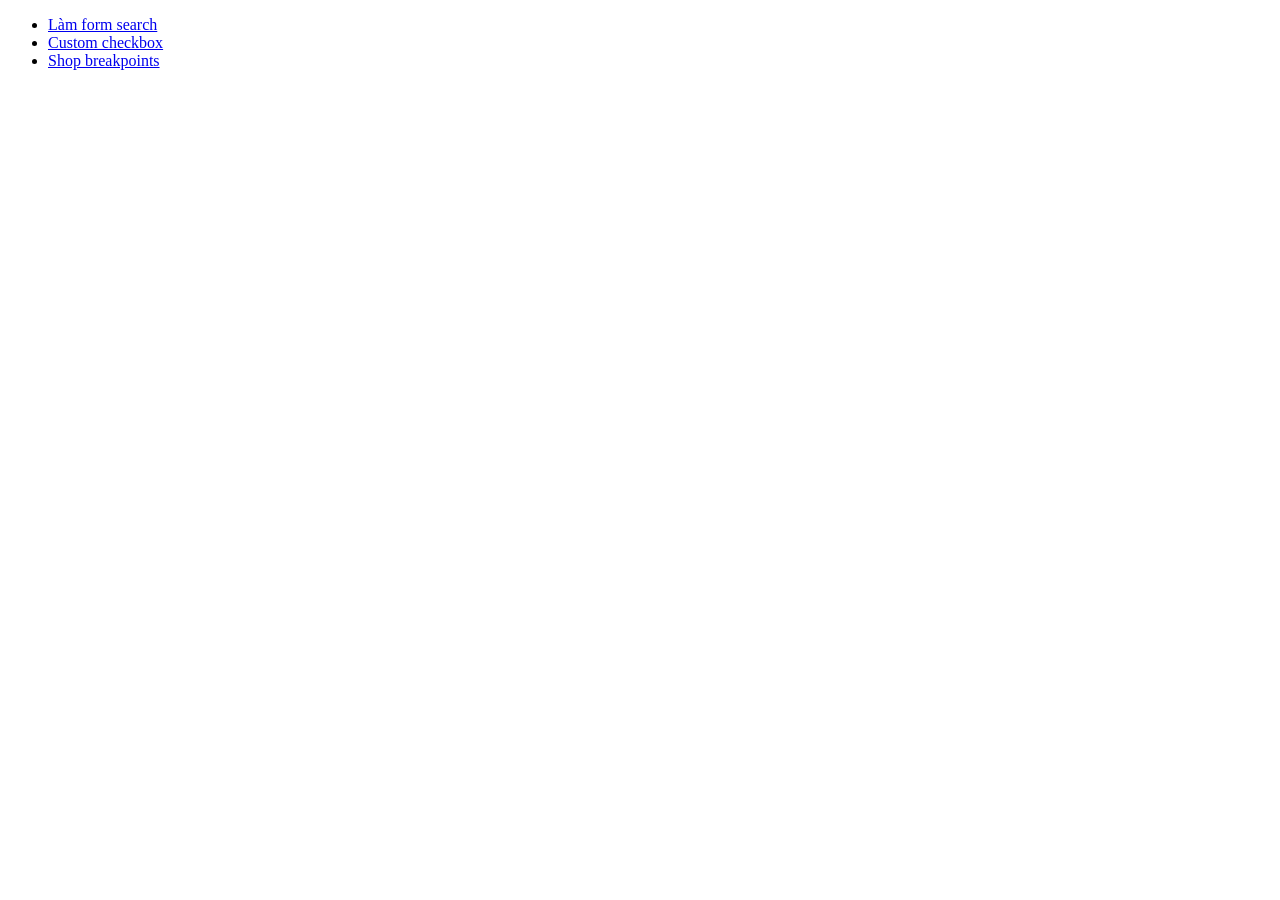
<file: index.html>
<!doctype html>
<html lang="en">
    <head>
        <meta charset="UTF-8" />
        <meta name="viewport" content="width=device-width, initial-scale=1.0" />
        <title>Document</title>
    </head>
    <body>
        <ul>
            <li>
                <a href="./courses.html">Làm form search</a>
            </li>
            <li>
                <a href="./custom-checkbox.html">Custom checkbox</a>
            </li>
            
            <li>
                <a href="./shop.html">Shop breakpoints</a>
            </li>
        </ul>
    </body>
</html>
</file>
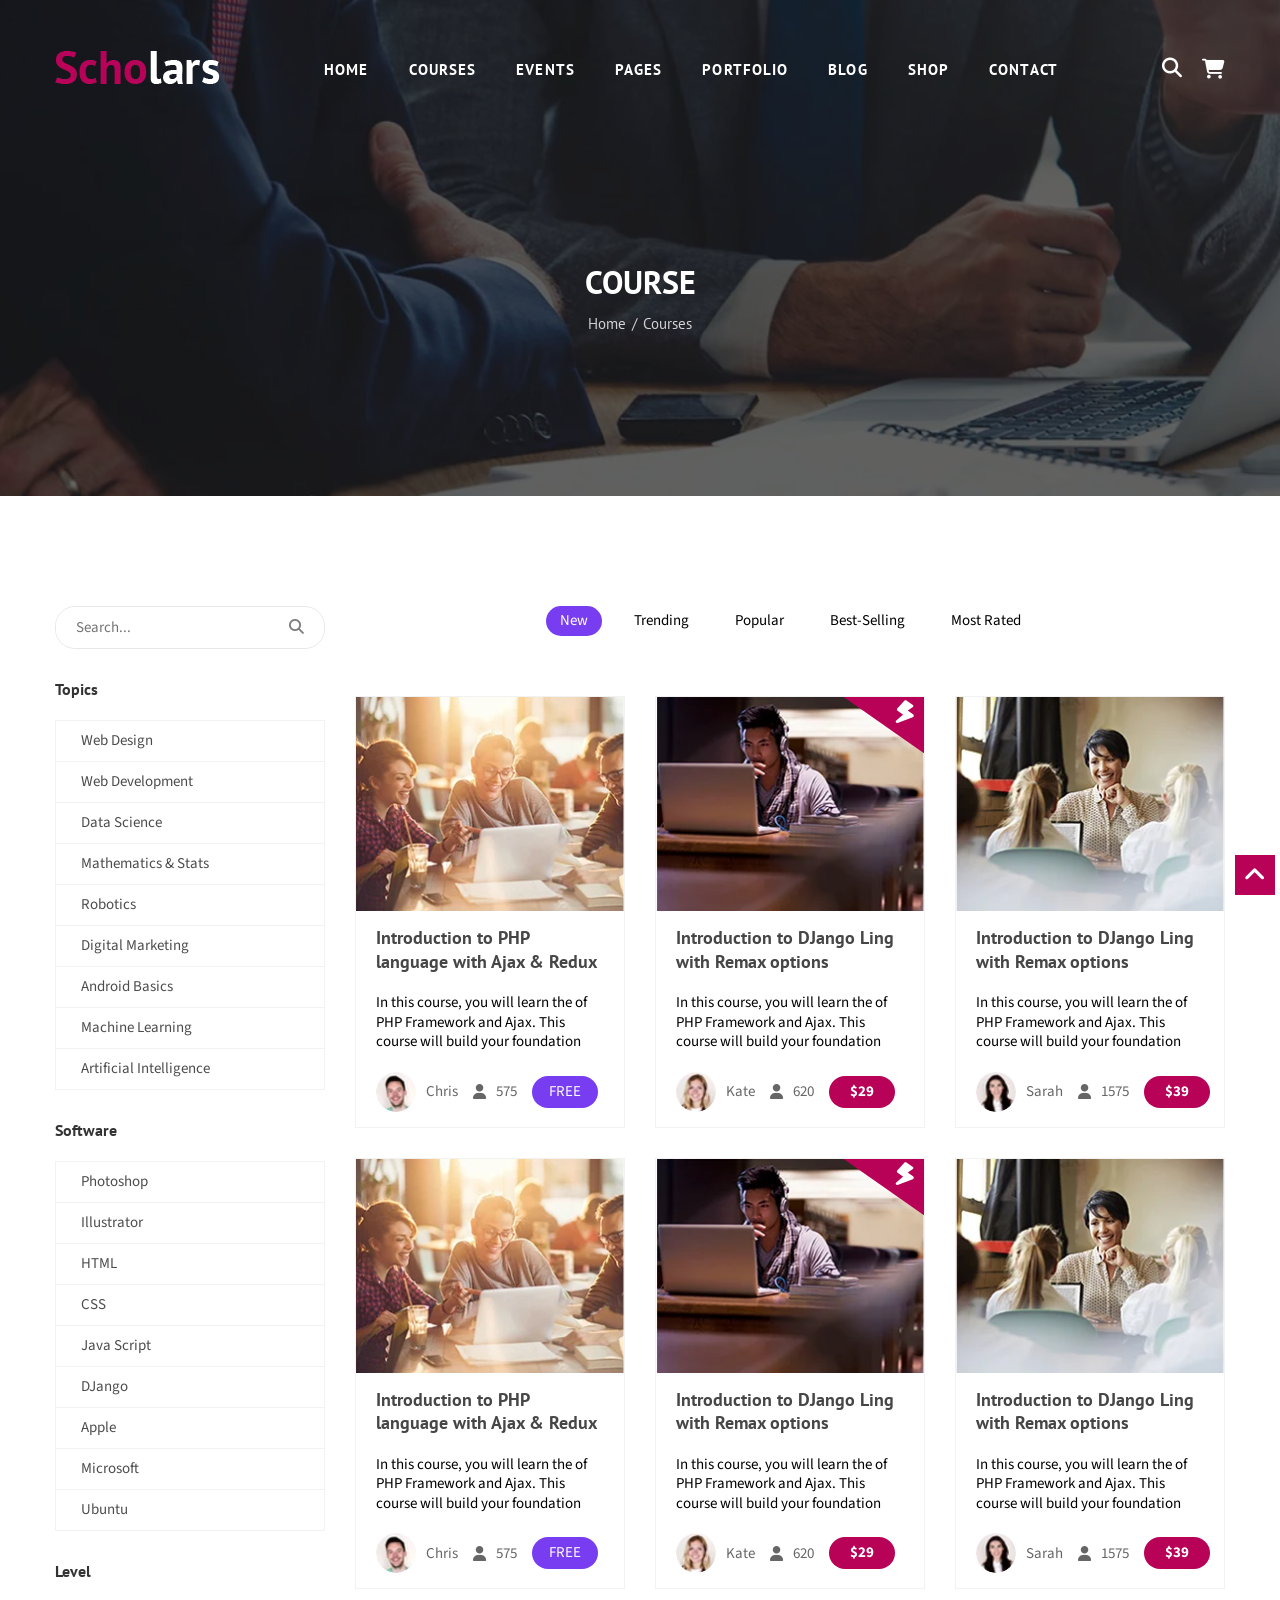
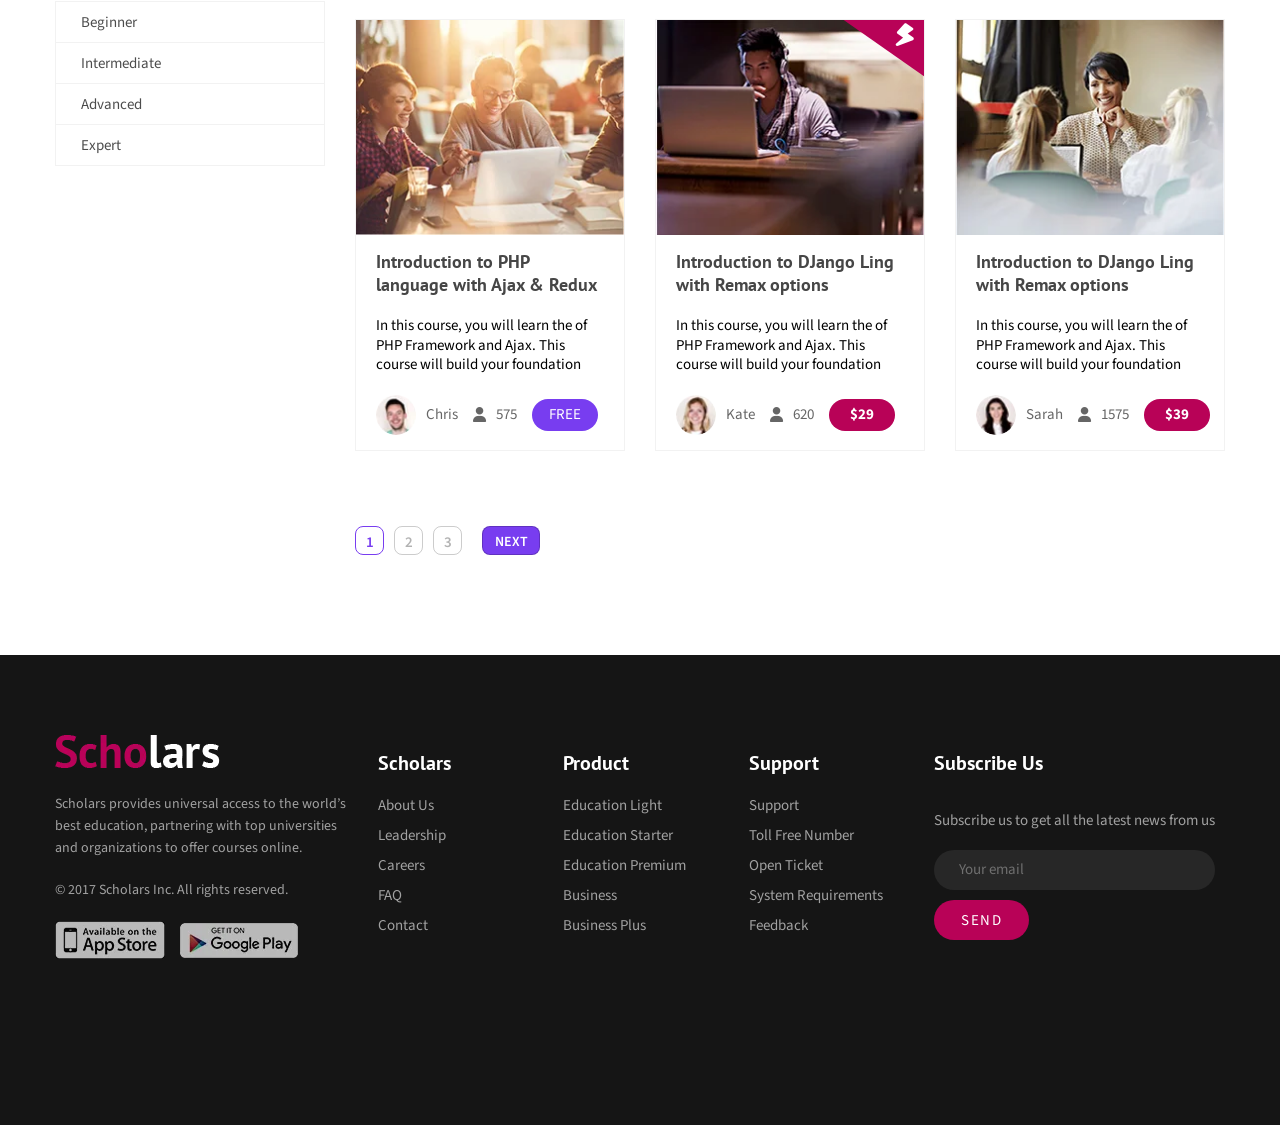
<file: courses.html>
<!doctype html>
<html lang="en">
    <head>
        <meta charset="UTF-8" />
        <meta name="viewport" content="width=device-width, initial-scale=1.0" />

        <!-- Fonts -->
        <link rel="preconnect" href="https://fonts.googleapis.com" />
        <link rel="preconnect" href="https://fonts.gstatic.com" crossorigin />
        <link
            href="https://fonts.googleapis.com/css2?family=PT+Sans:ital,wght@0,400;0,700;1,400;1,700&family=Source+Sans+3:ital,wght@0,200..900;1,200..900&display=swap"
            rel="stylesheet"
        />

        <!-- Icons -->
        <link
            rel="stylesheet"
            href="https://cdnjs.cloudflare.com/ajax/libs/font-awesome/6.7.2/css/all.min.css"
            integrity="sha512-Evv84Mr4kqVGRNSgIGL/F/aIDqQb7xQ2vcrdIwxfjThSH8CSR7PBEakCr51Ck+w+/U6swU2Im1vVX0SVk9ABhg=="
            crossorigin="anonymous"
            referrerpolicy="no-referrer"
        />

        <!-- CSS -->
        <link rel="stylesheet" href="./css/reset.css" />
        <link rel="stylesheet" href="./css/styles.css" />

        <title>Scholars - Education, University & LMS HTML Template</title>
    </head>
    <body class="courses-page">
        <div class="wrapper">
            <!-- Start Header wrapper -->
            <div class="header-wrapper">
                <div class="inner">
                    <div class="container header-container">
                        <!-- Start Header -->
                        <div class="header">
                            <a href="">
                                <img
                                    src="./img/img-logo.webp"
                                    alt=""
                                    class="logo"
                                />
                            </a>

                            <!-- Start navigation -->
                            <ul class="nav">
                                <li>
                                    <a href="">Home</a>
                                    <ul class="submenu">
                                        <li><a href="">Home version one</a></li>
                                        <li><a href="">Home version Two</a></li>
                                        <li>
                                            <a href="">Home video background</a>
                                        </li>
                                    </ul>
                                </li>
                                <li>
                                    <a href="">COURSES</a>
                                    <ul class="submenu">
                                        <li><a href="">Course 2 Column</a></li>
                                        <li>
                                            <a href="./courses.html"
                                                >Course 3 Column</a
                                            >
                                        </li>
                                        <li><a href="">Course Details</a></li>
                                    </ul>
                                </li>
                                <li>
                                    <a href="">EVENTS</a>
                                    <ul class="submenu">
                                        <li><a href="">Event List</a></li>
                                        <li><a href="">Event Grid</a></li>
                                        <li><a href="">Event Single</a></li>
                                    </ul>
                                </li>
                                <li>
                                    <a href="">Pages</a>
                                    <ul class="submenu">
                                        <li><a href="">Our teachers</a></li>
                                        <li><a href="">teachers profile</a></li>
                                        <li><a href="">About Us</a></li>
                                        <li><a href="">Error page</a></li>
                                        <li><a href="">FAQ Page</a></li>
                                        <li><a href="">Login</a></li>
                                        <li><a href="">sign up</a></li>
                                    </ul>
                                </li>
                                <li>
                                    <a href="">PORTFOLIO</a>
                                    <ul class="submenu">
                                        <li>
                                            <a href="">portfolio 2 column</a>
                                        </li>
                                        <li>
                                            <a href="">portfolio 3 column</a>
                                        </li>
                                        <li>
                                            <a href="">portfolio 4 column</a>
                                        </li>
                                    </ul>
                                </li>
                                <li>
                                    <a href="">BLOG</a>
                                    <ul class="submenu">
                                        <li><a href="">Blog</a></li>
                                        <li><a href="">Blog details</a></li>
                                    </ul>
                                </li>
                                <li>
                                    <a href="">SHOP</a>
                                    <ul class="submenu">
                                        <li>
                                            <a href="./shop.html">Shop Page</a>
                                        </li>
                                        <li><a href="">Shop Details</a></li>
                                    </ul>
                                </li>
                                <li>
                                    <a href="">Contact</a>
                                </li>
                            </ul>
                            <!-- End navigation -->

                            <div class="action-wrapper">
                                <label for="action-search" class="action-btn">
                                    <i class="fa-solid fa-magnifying-glass"></i>
                                </label>

                                <input
                                    type="checkbox"
                                    id="action-search"
                                    class="checkbox"
                                    hidden
                                />
                                <label
                                    class="overlay"
                                    for="action-search"
                                ></label>

                                <div class="action-search-group">
                                    <input
                                        type="text"
                                        placeholder="Search..."
                                        class="action-search__input"
                                    />
                                    <button class="action-search__btn">
                                        <i
                                            class="fa-solid fa-magnifying-glass sear"
                                        >
                                        </i>
                                    </button>
                                </div>

                                <button class="action-btn">
                                    <i class="fa-solid fa-cart-shopping"></i>
                                </button>
                            </div>
                        </div>
                        <!-- End Header -->

                        <div class="header-content">
                            <h1 class="heading">COURSE</h1>
                            <ul class="breadcrumb">
                                <li><a href="">Home</a></li>
                                <li><a href="">Courses</a></li>
                            </ul>
                        </div>
                    </div>
                </div>
            </div>
            <!-- End Header wrapper -->

            <!-- Start main -->
            <div class="main">
                <div class="container">
                    <div class="inner">
                        <!-- Start Sidebar -->
                        <div class="sidebar">
                            <!-- Search form -->
                            <div class="search-form">
                                <input
                                    type="text"
                                    placeholder="Search..."
                                    class="search-input"
                                />
                                <button class="search-btn">
                                    <i
                                        class="fa-solid fa-magnifying-glass sear"
                                    >
                                    </i>
                                </button>
                            </div>

                            <!-- Menu -->
                            <h2 class="menu-title">Topics</h2>
                            <ul class="menu">
                                <li><a href="">Web Design</a></li>
                                <li><a href="">Web Development</a></li>
                                <li><a href="">Data Science</a></li>
                                <li><a href="">Mathematics & Stats</a></li>
                                <li><a href="">Robotics</a></li>
                                <li><a href="">Digital Marketing</a></li>
                                <li><a href="">Android Basics</a></li>
                                <li><a href="">Machine Learning</a></li>
                                <li><a href="">Artificial Intelligence</a></li>
                            </ul>

                            <h2 class="menu-title">Software</h2>
                            <ul class="menu">
                                <li><a href="">Photoshop</a></li>
                                <li><a href="">Illustrator</a></li>
                                <li><a href="">HTML</a></li>
                                <li><a href="">CSS</a></li>
                                <li><a href="">Java Script</a></li>
                                <li><a href="">DJango</a></li>
                                <li><a href="">Apple</a></li>
                                <li><a href="">Microsoft</a></li>
                                <li><a href="">Ubuntu</a></li>
                            </ul>

                            <h2 class="menu-title">Level</h2>
                            <ul class="menu">
                                <li><a href="">Beginner</a></li>
                                <li><a href="">Intermediate</a></li>
                                <li><a href="">Advanced</a></li>
                                <li><a href="">Expert</a></li>
                            </ul>
                        </div>
                        <!-- End Sidebar -->

                        <!-- Start Main Content -->
                        <div class="main-content">
                            <div class="topics">
                                <ul>
                                    <li class="active"><a href="">New</a></li>
                                    <li><a href="">Trending</a></li>
                                    <li><a href="">Popular</a></li>
                                    <li><a href="">Best-Selling</a></li>
                                    <li><a href="">Most Rated</a></li>
                                </ul>
                            </div>
                            <!-- Start Course List -->
                            <div class="courses-list">
                                <!-- Course item 1 -->
                                <div class="courses-item">
                                    <a href="" class="thumb-wrapper">
                                        <img
                                            src="./img/img-courses-1.webp"
                                            alt=""
                                            class="thumb"
                                        />
                                    </a>
                                    <div class="info">
                                        <h3 class="title">
                                            <a href="">
                                                Introduction to PHP language
                                                with Ajax & Redux
                                            </a>
                                        </h3>
                                        <p class="desc">
                                            In this course, you will learn the
                                            of PHP Framework and Ajax. This
                                            course will build your foundation
                                        </p>
                                        <div class="bottom">
                                            <div>
                                                <img
                                                    src="./img/avt-author-1.webp"
                                                    alt=""
                                                    class="avatar"
                                                />
                                                <span>Chris</span>
                                            </div>
                                            <div>
                                                <i class="fa-solid fa-user"></i>
                                                <span>575</span>
                                            </div>
                                            <div class="courses-btn">
                                                <a href="" class="active">
                                                    FREE
                                                </a>
                                            </div>
                                        </div>
                                    </div>
                                </div>
                                <!-- End Course item 1 -->

                                <!-- Course item 2 -->
                                <div class="courses-item">
                                    <a href="" class="thumb-wrapper">
                                        <img
                                            src="./img/img-courses-2.webp"
                                            alt=""
                                            class="thumb"
                                        />
                                    </a>
                                    <div class="info">
                                        <h3 class="title">
                                            <a href="">
                                                Introduction to DJango Ling with
                                                Remax options
                                            </a>
                                        </h3>
                                        <p class="desc">
                                            In this course, you will learn the
                                            of PHP Framework and Ajax. This
                                            course will build your foundation
                                        </p>
                                        <div class="bottom">
                                            <div>
                                                <img
                                                    src="./img/avt-author-2.webp"
                                                    alt=""
                                                    class="avatar"
                                                />
                                                <span>Kate</span>
                                            </div>
                                            <div>
                                                <i class="fa-solid fa-user"></i>
                                                <span>620</span>
                                            </div>
                                            <div class="courses-btn">
                                                <a href="" class=""> $29 </a>
                                            </div>
                                        </div>
                                    </div>
                                </div>
                                <!-- End Course item 2 -->

                                <!-- Course item 3 -->
                                <div class="courses-item">
                                    <a href="" class="thumb-wrapper">
                                        <img
                                            src="./img/img-courses-3.webp"
                                            alt=""
                                            class="thumb"
                                        />
                                    </a>
                                    <div class="info">
                                        <h3 class="title">
                                            <a href="">
                                                Introduction to DJango Ling with
                                                Remax options
                                            </a>
                                        </h3>
                                        <p class="desc">
                                            In this course, you will learn the
                                            of PHP Framework and Ajax. This
                                            course will build your foundation
                                        </p>
                                        <div class="bottom">
                                            <div>
                                                <img
                                                    src="./img/avt-author-3.webp"
                                                    alt=""
                                                    class="avatar"
                                                />
                                                <span>Sarah</span>
                                            </div>
                                            <div>
                                                <i class="fa-solid fa-user"></i>
                                                <span>1575</span>
                                            </div>
                                            <div class="courses-btn">
                                                <a href="" class=""> $39 </a>
                                            </div>
                                        </div>
                                    </div>
                                </div>
                                <!-- End Course item 3 -->

                                <!-- Course item 4 -->
                                <div class="courses-item">
                                    <a href="" class="thumb-wrapper">
                                        <img
                                            src="./img/img-courses-1.webp"
                                            alt=""
                                            class="thumb"
                                        />
                                    </a>
                                    <div class="info">
                                        <h3 class="title">
                                            <a href="">
                                                Introduction to PHP language
                                                with Ajax & Redux
                                            </a>
                                        </h3>
                                        <p class="desc">
                                            In this course, you will learn the
                                            of PHP Framework and Ajax. This
                                            course will build your foundation
                                        </p>
                                        <div class="bottom">
                                            <div>
                                                <img
                                                    src="./img/avt-author-1.webp"
                                                    alt=""
                                                    class="avatar"
                                                />
                                                <span>Chris</span>
                                            </div>
                                            <div>
                                                <i class="fa-solid fa-user"></i>
                                                <span>575</span>
                                            </div>
                                            <div class="courses-btn">
                                                <a href="" class="active">
                                                    FREE
                                                </a>
                                            </div>
                                        </div>
                                    </div>
                                </div>
                                <!-- End Course item 4 -->

                                <!-- Course item 5 -->
                                <div class="courses-item">
                                    <a href="" class="thumb-wrapper">
                                        <img
                                            src="./img/img-courses-2.webp"
                                            alt=""
                                            class="thumb"
                                        />
                                    </a>
                                    <div class="info">
                                        <h3 class="title">
                                            <a href="">
                                                Introduction to DJango Ling with
                                                Remax options
                                            </a>
                                        </h3>
                                        <p class="desc">
                                            In this course, you will learn the
                                            of PHP Framework and Ajax. This
                                            course will build your foundation
                                        </p>
                                        <div class="bottom">
                                            <div>
                                                <img
                                                    src="./img/avt-author-2.webp"
                                                    alt=""
                                                    class="avatar"
                                                />
                                                <span>Kate</span>
                                            </div>
                                            <div>
                                                <i class="fa-solid fa-user"></i>
                                                <span>620</span>
                                            </div>
                                            <div class="courses-btn">
                                                <a href="" class=""> $29 </a>
                                            </div>
                                        </div>
                                    </div>
                                </div>
                                <!-- End Course item 5 -->

                                <!-- Course item 6 -->
                                <div class="courses-item">
                                    <a href="" class="thumb-wrapper">
                                        <img
                                            src="./img/img-courses-3.webp"
                                            alt=""
                                            class="thumb"
                                        />
                                    </a>
                                    <div class="info">
                                        <h3 class="title">
                                            <a href="">
                                                Introduction to DJango Ling with
                                                Remax options
                                            </a>
                                        </h3>
                                        <p class="desc">
                                            In this course, you will learn the
                                            of PHP Framework and Ajax. This
                                            course will build your foundation
                                        </p>
                                        <div class="bottom">
                                            <div>
                                                <img
                                                    src="./img/avt-author-3.webp"
                                                    alt=""
                                                    class="avatar"
                                                />
                                                <span>Sarah</span>
                                            </div>
                                            <div>
                                                <i class="fa-solid fa-user"></i>
                                                <span>1575</span>
                                            </div>
                                            <div class="courses-btn">
                                                <a href="" class=""> $39 </a>
                                            </div>
                                        </div>
                                    </div>
                                </div>
                                <!-- End Course item 6 -->

                                <!-- Course item 7 -->
                                <div class="courses-item">
                                    <a href="" class="thumb-wrapper">
                                        <img
                                            src="./img/img-courses-1.webp"
                                            alt=""
                                            class="thumb"
                                        />
                                    </a>
                                    <div class="info">
                                        <h3 class="title">
                                            <a href="">
                                                Introduction to PHP language
                                                with Ajax & Redux
                                            </a>
                                        </h3>
                                        <p class="desc">
                                            In this course, you will learn the
                                            of PHP Framework and Ajax. This
                                            course will build your foundation
                                        </p>
                                        <div class="bottom">
                                            <div>
                                                <img
                                                    src="./img/avt-author-1.webp"
                                                    alt=""
                                                    class="avatar"
                                                />
                                                <span>Chris</span>
                                            </div>
                                            <div>
                                                <i class="fa-solid fa-user"></i>
                                                <span>575</span>
                                            </div>
                                            <div class="courses-btn">
                                                <a href="" class="active">
                                                    FREE
                                                </a>
                                            </div>
                                        </div>
                                    </div>
                                </div>
                                <!-- End Course item 7 -->

                                <!-- Course item 8 -->
                                <div class="courses-item">
                                    <a href="" class="thumb-wrapper">
                                        <img
                                            src="./img/img-courses-2.webp"
                                            alt=""
                                            class="thumb"
                                        />
                                    </a>
                                    <div class="info">
                                        <h3 class="title">
                                            <a href="">
                                                Introduction to DJango Ling with
                                                Remax options
                                            </a>
                                        </h3>
                                        <p class="desc">
                                            In this course, you will learn the
                                            of PHP Framework and Ajax. This
                                            course will build your foundation
                                        </p>
                                        <div class="bottom">
                                            <div>
                                                <img
                                                    src="./img/avt-author-2.webp"
                                                    alt=""
                                                    class="avatar"
                                                />
                                                <span>Kate</span>
                                            </div>
                                            <div>
                                                <i class="fa-solid fa-user"></i>
                                                <span>620</span>
                                            </div>
                                            <div class="courses-btn">
                                                <a href="" class=""> $29 </a>
                                            </div>
                                        </div>
                                    </div>
                                </div>
                                <!-- End Course item 8 -->

                                <!-- Course item 9 -->
                                <div class="courses-item">
                                    <a href="" class="thumb-wrapper">
                                        <img
                                            src="./img/img-courses-3.webp"
                                            alt=""
                                            class="thumb"
                                        />
                                    </a>
                                    <div class="info">
                                        <h3 class="title">
                                            <a href="">
                                                Introduction to DJango Ling with
                                                Remax options
                                            </a>
                                        </h3>
                                        <p class="desc">
                                            In this course, you will learn the
                                            of PHP Framework and Ajax. This
                                            course will build your foundation
                                        </p>
                                        <div class="bottom">
                                            <div>
                                                <img
                                                    src="./img/avt-author-3.webp"
                                                    alt=""
                                                    class="avatar"
                                                />
                                                <span>Sarah</span>
                                            </div>
                                            <div>
                                                <i class="fa-solid fa-user"></i>
                                                <span>1575</span>
                                            </div>
                                            <div class="courses-btn">
                                                <a href="" class=""> $39 </a>
                                            </div>
                                        </div>
                                    </div>
                                </div>
                                <!-- End Course item 9 -->
                            </div>
                            <!-- End Course List -->

                            <!-- Start Pagination -->
                            <div class="courses-pagination">
                                <ul class="pagination">
                                    <li><a href="" class="active">1</a></li>
                                    <li><a href="">2</a></li>
                                    <li><a href="">3</a></li>
                                    <li><a href="">Next</a></li>
                                </ul>
                            </div>
                            <!-- End Pagination -->
                        </div>
                        <!-- End Main Content -->
                    </div>
                </div>
            </div>
            <!-- End main -->

            <!-- Start footer -->
            <div class="footer-wrapper">
                <div class="container">
                    <div class="inner">
                        <!-- Start footer logo -->
                        <div class="footer-logo">
                            <a href="">
                                <img
                                    src="./img/img-logo.webp"
                                    alt=""
                                    class="logo"
                                />
                            </a>
                            <p>
                                Scholars provides universal access to the
                                world’s best education, partnering with top
                                universities and organizations to offer courses
                                online.
                            </p>
                            <p>© 2017 Scholars Inc. All rights reserved.</p>
                            <ul>
                                <li>
                                    <a href="">
                                        <img src="./img/img-IOS.webp" alt="" />
                                    </a>
                                </li>
                                <li>
                                    <a href="">
                                        <img
                                            src="./img/img-Android.webp"
                                            alt=""
                                        />
                                    </a>
                                </li>
                            </ul>
                        </div>
                        <!-- Start footer logo -->

                        <!-- Start footer list -->
                        <div class="footer-list">
                            <div class="list-item">
                                <h4 class="list-title">Scholars</h4>
                                <ul class="list">
                                    <li><a href="">About Us</a></li>
                                    <li><a href="">Leadership</a></li>
                                    <li><a href="">Careers</a></li>
                                    <li><a href="">FAQ</a></li>
                                    <li><a href="">Contact</a></li>
                                </ul>
                            </div>

                            <div class="list-item">
                                <h4 class="list-title">Product</h4>
                                <ul class="list">
                                    <li><a href="">Education Light</a></li>
                                    <li><a href="">Education Starter</a></li>
                                    <li><a href="">Education Premium</a></li>
                                    <li><a href="">Business</a></li>
                                    <li><a href="">Business Plus</a></li>
                                </ul>
                            </div>

                            <div class="list-item">
                                <h4 class="list-title">Support</h4>
                                <ul class="list">
                                    <li><a href="">Support</a></li>
                                    <li><a href="">Toll Free Number</a></li>
                                    <li><a href="">Open Ticket</a></li>
                                    <li><a href="">System Requirements</a></li>
                                    <li><a href="">Feedback</a></li>
                                </ul>
                            </div>
                        </div>

                        <!-- Start footer subscribe -->
                        <div class="footer-subs">
                            <h4 class="subs-title">Subscribe Us</h4>
                            <p>
                                Subscribe us to get all the latest news from us
                            </p>
                            <form action="" class="form-group">
                                <div class="email-input">
                                    <input
                                        type="email"
                                        placeholder=""
                                        class=""
                                    />
                                    <label for="">Your email</label>
                                </div>
                                <button class="send-btn">
                                    <span>SEND</span>
                                </button>
                            </form>
                        </div>
                        <!-- End footer list -->
                    </div>
                </div>
            </div>
            <!-- End footer -->

            <!-- Go top icon -->
            <div class="go-top">
                <i class="fa-solid fa-angle-up"></i>
            </div>
        </div>
    </body>
</html>
</file>
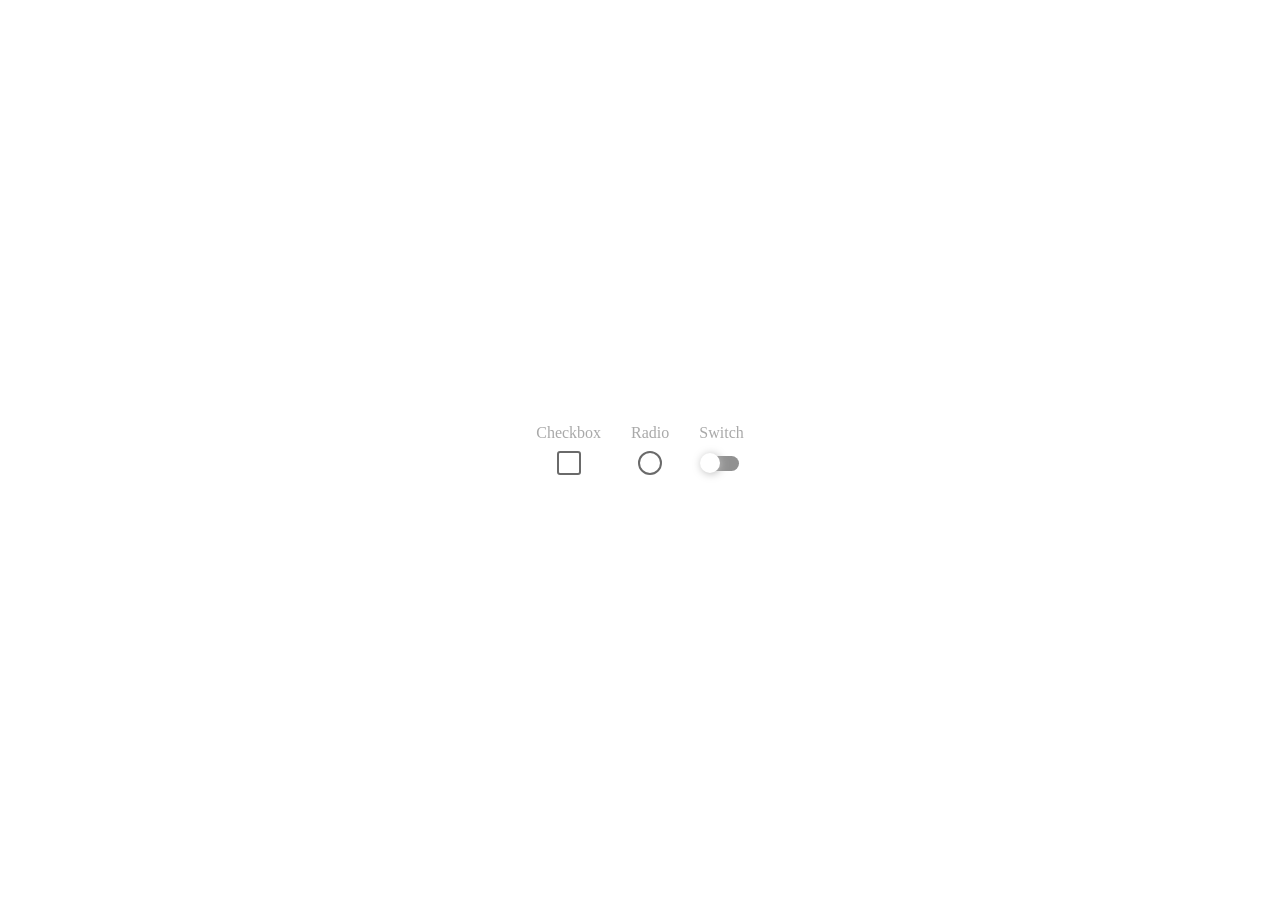
<file: custom-checkbox.html>
<!DOCTYPE html>
<html lang="en">
<head>
    <meta charset="UTF-8">
    <meta name="viewport" content="width=device-width, initial-scale=1.0">
    <title></title>

    <link rel="stylesheet" href="./css/reset.css">
    <link rel="stylesheet" href="./css/custom-checkbox.css">
</head>
<body>
    <div class="wrapper">
        <label class="checkbox">
            <input type="checkbox" hidden>
            <span>Checkbox</span>
        </label>

        <label class="radio">
            <input type="radio" hidden>
            <span>Radio</span>
        </label>

        
        <label class="switch">
            <input type="checkbox" hidden>
            <span>Switch</span>
        </label>
    </div>
</body>
</html>
</file>
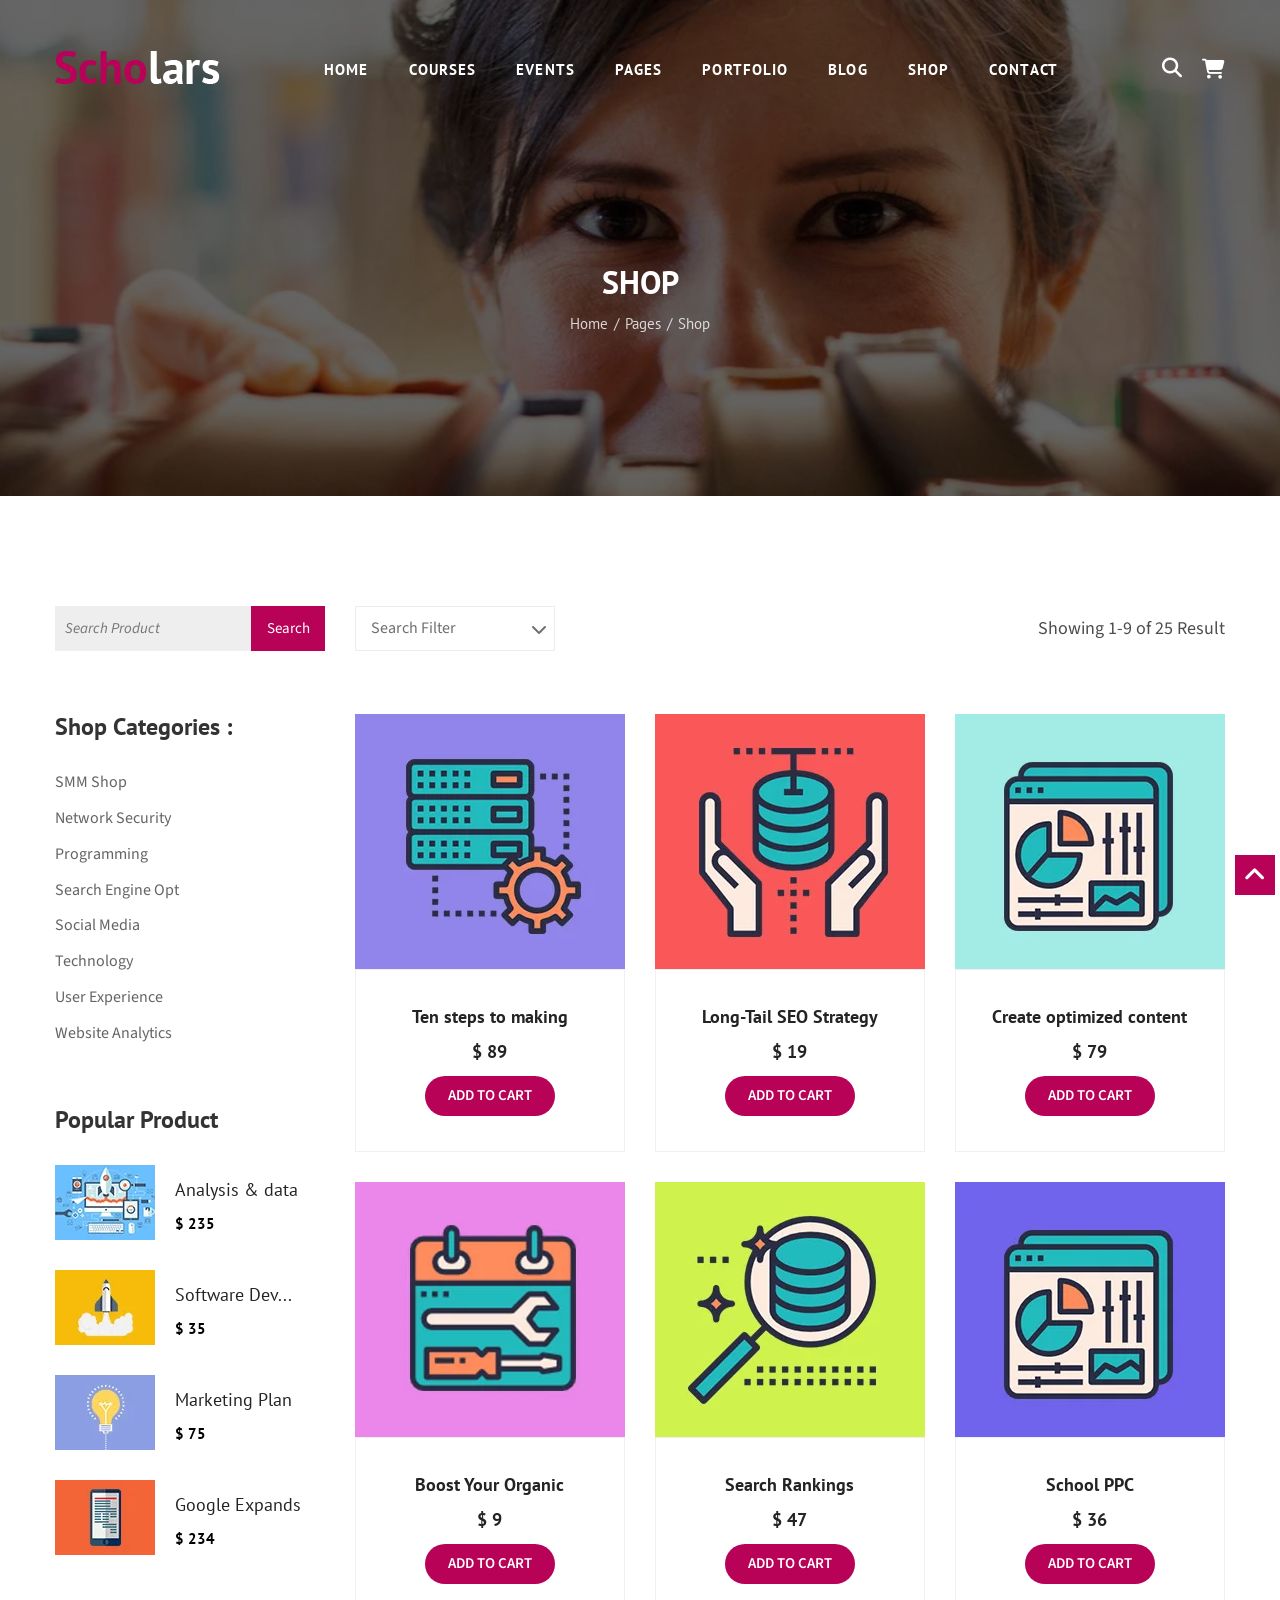
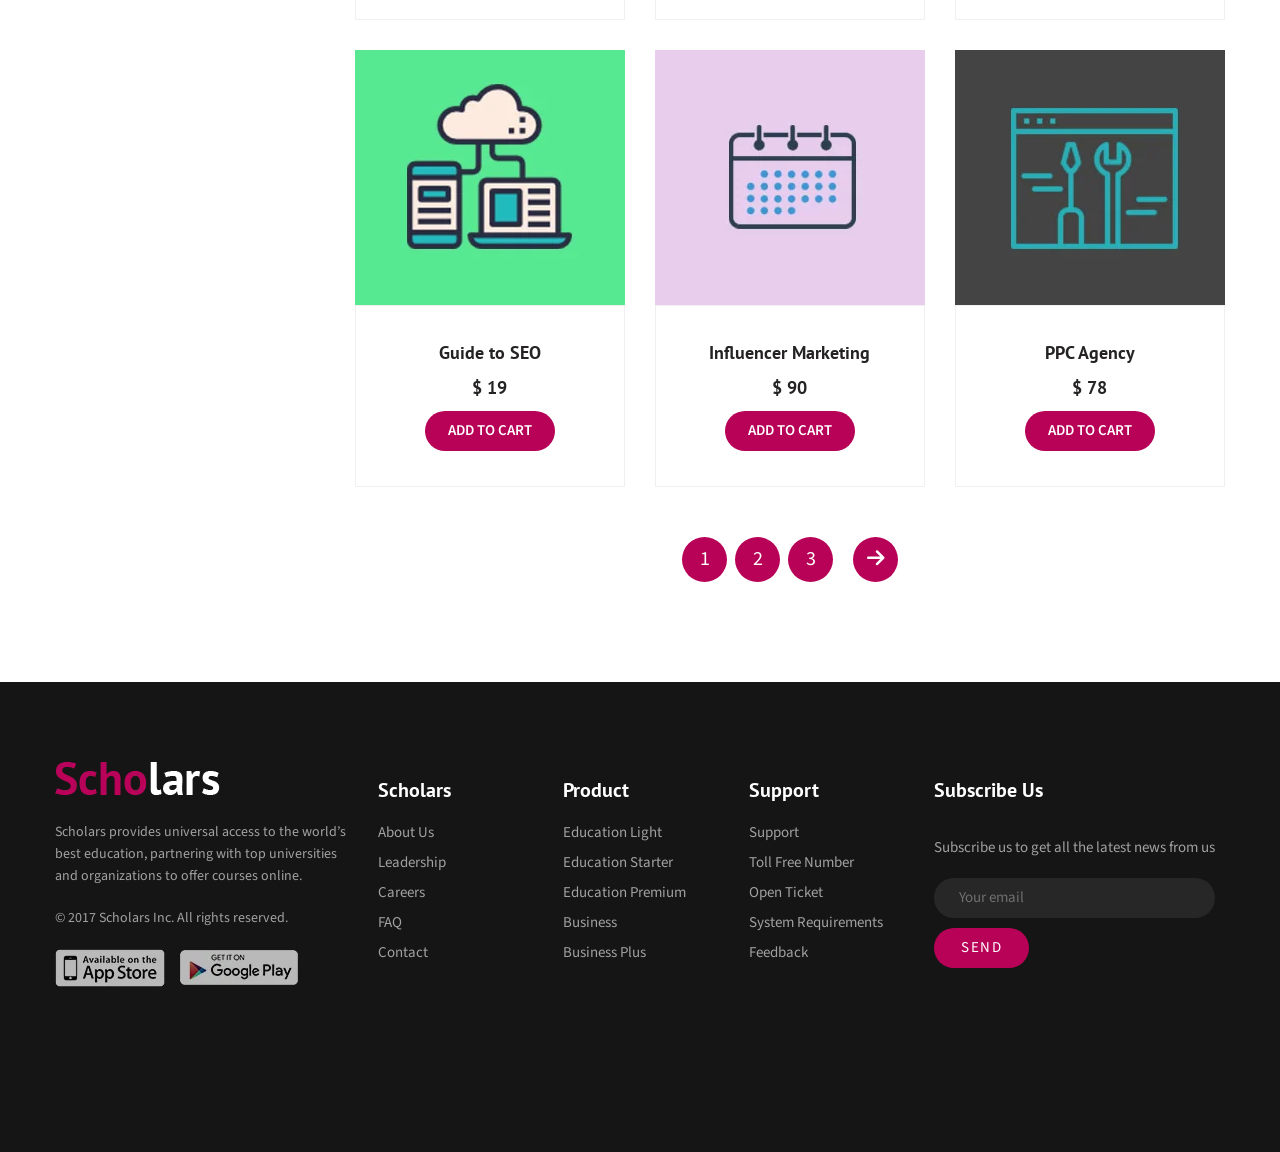
<file: shop.html>
<!doctype html>
<html lang="en">
    <head>
        <meta charset="UTF-8" />
        <meta name="viewport" content="width=device-width, initial-scale=1.0" />

        <!-- Fonts -->
        <link rel="preconnect" href="https://fonts.googleapis.com" />
        <link rel="preconnect" href="https://fonts.gstatic.com" crossorigin />
        <link
            href="https://fonts.googleapis.com/css2?family=PT+Sans:ital,wght@0,400;0,700;1,400;1,700&family=Source+Sans+3:ital,wght@0,200..900;1,200..900&display=swap"
            rel="stylesheet"
        />

        <!-- Icons -->
        <link
            rel="stylesheet"
            href="https://cdnjs.cloudflare.com/ajax/libs/font-awesome/6.7.2/css/all.min.css"
            integrity="sha512-Evv84Mr4kqVGRNSgIGL/F/aIDqQb7xQ2vcrdIwxfjThSH8CSR7PBEakCr51Ck+w+/U6swU2Im1vVX0SVk9ABhg=="
            crossorigin="anonymous"
            referrerpolicy="no-referrer"
        />

        <link rel="stylesheet" href="./css/reset.css" />
        <link rel="stylesheet" href="./css/styles.css" />
        <link rel="stylesheet" href="./css/breakpoints.css" />

        <title>Scholars - Education, University & LMS HTML Template</title>
    </head>
    <body class="shop-page">
        <div class="wrapper">
            <!-- Start Header wrapper -->
            <div class="header-wrapper">
                <div class="inner">
                    <div class="container header-container">
                        <!-- Start Header -->
                        <div class="header">
                            <a href="">
                                <img
                                    src="./img/img-logo.webp"
                                    alt=""
                                    class="logo"
                                />
                            </a>

                            <!-- Start navigation -->
                            <label class="nav-logo" for="nav-input">
                                <i class="fa-solid fa-bars"></i>
                                <input type="checkbox" id="nav-input" hidden />
                            </label>

                            <label class="nav-overlay" for="nav-input"></label>
                            <ul class="nav">
                                <li>
                                        <a href="#!">Home</a>
                                    <ul class="submenu">
                                        <li>
                                            <a href="">Home version one</a>
                                        </li>
                                        <li>
                                            <a href="">Home version Two</a>
                                        </li>
                                        <li>
                                            <a href="">Home video background</a>
                                        </li>
                                    </ul>
                                </li>
                                <li>
                                    <a href="#!">COURSES</a>
                                    <ul class="submenu">
                                        <li><a href="">Course 2 Column</a></li>
                                        <li>
                                            <a href="./courses.html"
                                                >Course 3 Column</a
                                            >
                                        </li>
                                        <li><a href="">Course Details</a></li>
                                    </ul>
                                </li>
                                <li>
                                    <a href="#!">EVENTS</a>
                                    <ul class="submenu">
                                        <li><a href="">Event List</a></li>
                                        <li><a href="">Event Grid</a></li>
                                        <li><a href="">Event Single</a></li>
                                    </ul>
                                </li>
                                <li>
                                    <a href="#!">Pages</a>
                                    <ul class="submenu">
                                        <li><a href="">Our teachers</a></li>
                                        <li><a href="">teachers profile</a></li>
                                        <li><a href="">About Us</a></li>
                                        <li><a href="">Error page</a></li>
                                        <li><a href="">FAQ Page</a></li>
                                        <li><a href="">Login</a></li>
                                        <li><a href="">sign up</a></li>
                                    </ul>
                                </li>
                                <li>
                                    <a href="#!">PORTFOLIO</a>
                                    <ul class="submenu">
                                        <li>
                                            <a href="">portfolio 2 column</a>
                                        </li>
                                        <li>
                                            <a href="">portfolio 3 column</a>
                                        </li>
                                        <li>
                                            <a href="">portfolio 4 column</a>
                                        </li>
                                    </ul>
                                </li>
                                <li>
                                    <a href="#!">BLOG</a>
                                    <ul class="submenu">
                                        <li><a href="">Blog</a></li>
                                        <li><a href="">Blog details</a></li>
                                    </ul>
                                </li>
                                <li>
                                    <a href="#!">SHOP</a>
                                    <ul class="submenu">
                                        <li>
                                            <a href="./shop.html">Shop Page</a>
                                        </li>
                                        <li><a href="">Shop Details</a></li>
                                    </ul>
                                </li>
                                <li>
                                    <a href="">Contact</a>
                                </li>
                            </ul>
                            <!-- End navigation -->

                            <div class="action-wrapper">
                                <label for="action-search" class="action-btn">
                                    <i class="fa-solid fa-magnifying-glass"></i>
                                </label>

                                <input
                                    type="checkbox"
                                    id="action-search"
                                    class="checkbox"
                                    hidden
                                />
                                <label
                                    class="overlay"
                                    for="action-search"
                                ></label>

                                <div class="action-search-group">
                                    <input
                                        type="text"
                                        placeholder="Search..."
                                        class="action-search__input"
                                    />
                                    <button class="action-search__btn">
                                        <i
                                            class="fa-solid fa-magnifying-glass sear"
                                        >
                                        </i>
                                    </button>
                                </div>

                                <button class="action-btn">
                                    <i class="fa-solid fa-cart-shopping"></i>
                                </button>
                            </div>
                        </div>
                        <!-- End Header -->

                        <div class="header-content">
                            <h1 class="heading">SHOP</h1>
                            <ul class="breadcrumb">
                                <li><a href="">Home</a></li>
                                <li><a href="">Pages</a></li>
                                <li><a href="">Shop</a></li>
                            </ul>
                        </div>
                    </div>
                </div>
            </div>
            <!-- End Header wrapper -->

            <!-- Start main -->
            <div class="main">
                <div class="container">
                    <div class="inner">
                        <!-- Start Sidebar -->
                        <div class="sidebar">
                            <!-- Search form -->
                            <div class="search-form">
                                <input
                                    type="text"
                                    placeholder="Search Product"
                                    class="search-input"
                                />
                                <button class="search-btn">Search</button>
                            </div>

                            <!-- Menu -->
                            <h2 class="menu-title">Shop Categories :</h2>
                            <ul class="menu-categories">
                                <li><a href="">SMM Shop</a></li>
                                <li><a href="">Network Security </a></li>
                                <li><a href="">Programming </a></li>
                                <li><a href="">Search Engine Opt</a></li>
                                <li><a href="">Social Media</a></li>
                                <li><a href="">Technology</a></li>
                                <li><a href="">User Experience </a></li>
                                <li><a href="">Website Analytics </a></li>
                            </ul>

                            <h2 class="menu-title">Popular Product</h2>
                            <ul class="popular-product">
                                <li>
                                    <img
                                        src="./img/img-popular-product-1.webp"
                                        alt=""
                                    />
                                    <div class="info">
                                        <a href="">Analysis & data</a>
                                        <span>$ 235</span>
                                    </div>
                                </li>
                                <li>
                                    <img
                                        src="./img/img-popular-product-2.webp"
                                        alt=""
                                    />
                                    <div class="info">
                                        <a href="">Software Dev...</a>
                                        <span>$ 35</span>
                                    </div>
                                </li>
                                <li>
                                    <img
                                        src="./img/img-popular-product-3.webp"
                                        alt=""
                                    />
                                    <div class="info">
                                        <a href="">Marketing Plan</a>
                                        <span>$ 75</span>
                                    </div>
                                </li>
                                <li>
                                    <img
                                        src="./img/img-popular-product-4.webp"
                                        alt=""
                                    />
                                    <div class="info">
                                        <a href="">Google Expands </a>
                                        <span>$ 234</span>
                                    </div>
                                </li>
                            </ul>
                        </div>
                        <!-- End Sidebar -->

                        <!-- Start Main product-->
                        <div class="main-product">
                            <div class="filter-group">
                                <div class="left">
                                    <button>
                                        <span>Search Filter</span>
                                        <i class="fa-solid fa-chevron-down"></i>
                                    </button>
                                    <ul class="sub-filter">
                                        <li class="filter-option active">
                                            Select Filter
                                        </li>
                                        <li class="filter-option">By Price</li>
                                        <li class="filter-option">
                                            By Category
                                        </li>
                                        <li class="filter-option">By Date</li>
                                    </ul>
                                </div>
                                <p class="right">Showing 1-9 of 25 Result</p>
                            </div>

                            <!-- Start product list -->
                            <div class="product-list">
                                <!-- Product item 1 -->
                                <div class="product-item">
                                    <a href="" class="thumb-wrapper">
                                        <img
                                            src="./img/img-product-1.webp"
                                            alt=""
                                            class="thumb"
                                        />
                                    </a>
                                    <div class="product-info">
                                        <h4>
                                            <a href="">Ten steps to making</a>
                                        </h4>
                                        <h4>$ 89</h4>
                                        <a href="" class="add-btn"
                                            >Add To Cart</a
                                        >
                                    </div>
                                </div>

                                <!-- Product item 2 -->
                                <div class="product-item">
                                    <a href="" class="thumb-wrapper">
                                        <img
                                            src="./img/img-product-2.webp"
                                            alt=""
                                            class="thumb"
                                        />
                                    </a>
                                    <div class="product-info">
                                        <h4>
                                            <a href=""
                                                >Long-Tail SEO Strategy
                                            </a>
                                        </h4>
                                        <h4>$ 19</h4>
                                        <a href="" class="add-btn"
                                            >Add To Cart</a
                                        >
                                    </div>
                                </div>

                                <!-- Product item 3 -->
                                <div class="product-item">
                                    <a href="" class="thumb-wrapper">
                                        <img
                                            src="./img/img-product-3.webp"
                                            alt=""
                                            class="thumb"
                                        />
                                    </a>
                                    <div class="product-info">
                                        <h4>
                                            <a href="">
                                                Create optimized content</a
                                            >
                                        </h4>
                                        <h4>$ 79</h4>
                                        <a href="" class="add-btn"
                                            >Add To Cart</a
                                        >
                                    </div>
                                </div>

                                <!-- Product item 4 -->
                                <div class="product-item">
                                    <a href="" class="thumb-wrapper">
                                        <img
                                            src="./img/img-product-4.webp"
                                            alt=""
                                            class="thumb"
                                        />
                                    </a>
                                    <div class="product-info">
                                        <h4>
                                            <a href="">Boost Your Organic</a>
                                        </h4>
                                        <h4>$ 9</h4>
                                        <a href="" class="add-btn"
                                            >Add To Cart</a
                                        >
                                    </div>
                                </div>

                                <!-- Product item 5 -->
                                <div class="product-item">
                                    <a href="" class="thumb-wrapper">
                                        <img
                                            src="./img/img-product-5.webp"
                                            alt=""
                                            class="thumb"
                                        />
                                    </a>
                                    <div class="product-info">
                                        <h4>
                                            <a href="">Search Rankings</a>
                                        </h4>
                                        <h4>$ 47</h4>
                                        <a href="" class="add-btn"
                                            >Add To Cart</a
                                        >
                                    </div>
                                </div>
                                <!-- Product item 6 -->
                                <div class="product-item">
                                    <a href="" class="thumb-wrapper">
                                        <img
                                            src="./img/img-product-6.webp"
                                            alt=""
                                            class="thumb"
                                        />
                                    </a>
                                    <div class="product-info">
                                        <h4>
                                            <a href=""> School PPC</a>
                                        </h4>
                                        <h4>$ 36</h4>
                                        <a href="" class="add-btn"
                                            >Add To Cart</a
                                        >
                                    </div>
                                </div>

                                <!-- Product item 7 -->
                                <div class="product-item">
                                    <a href="" class="thumb-wrapper">
                                        <img
                                            src="./img/img-product-7.webp"
                                            alt=""
                                            class="thumb"
                                        />
                                    </a>
                                    <div class="product-info">
                                        <h4>
                                            <a href="">Guide to SEO</a>
                                        </h4>
                                        <h4>$ 19</h4>
                                        <a href="" class="add-btn"
                                            >Add To Cart</a
                                        >
                                    </div>
                                </div>

                                <!-- Product item 8 -->
                                <div class="product-item">
                                    <a href="" class="thumb-wrapper">
                                        <img
                                            src="./img/img-product-8.webp"
                                            alt=""
                                            class="thumb"
                                        />
                                    </a>
                                    <div class="product-info">
                                        <h4>
                                            <a href="">Influencer Marketing</a>
                                        </h4>
                                        <h4>$ 90</h4>
                                        <a href="" class="add-btn"
                                            >Add To Cart</a
                                        >
                                    </div>
                                </div>

                                <!-- Product item 9 -->
                                <div class="product-item">
                                    <a href="" class="thumb-wrapper">
                                        <img
                                            src="./img/img-product-9.webp"
                                            alt=""
                                            class="thumb"
                                        />
                                    </a>
                                    <div class="product-info">
                                        <h4>
                                            <a href="">PPC Agency</a>
                                        </h4>
                                        <h4>$ 78</h4>
                                        <a href="" class="add-btn"
                                            >Add To Cart</a
                                        >
                                    </div>
                                </div>
                            </div>
                            <!-- End product list -->

                            <!-- Start Pagination -->
                            <div class="shop-pagination">
                                <ul class="pagination">
                                    <li><a href="">1</a></li>
                                    <li><a href="">2</a></li>
                                    <li><a href="">3</a></li>
                                    <li>
                                        <a href=""
                                            ><i
                                                class="fa-solid fa-arrow-right"
                                            ></i
                                        ></a>
                                    </li>
                                </ul>
                            </div>
                            <!-- End Pagination -->
                        </div>
                        <!-- End Main product-->
                    </div>
                </div>
            </div>
            <!-- End main -->

            <!-- Start footer -->
            <div class="footer-wrapper">
                <div class="container">
                    <div class="inner">
                        <!-- Start footer logo -->
                        <div class="footer-logo">
                            <a href="">
                                <img
                                    src="./img/img-logo.webp"
                                    alt=""
                                    class="logo"
                                />
                            </a>
                            <p>
                                Scholars provides universal access to the
                                world’s best education, partnering with top
                                universities and organizations to offer courses
                                online.
                            </p>
                            <p>© 2017 Scholars Inc. All rights reserved.</p>
                            <ul>
                                <li>
                                    <a href="">
                                        <img src="./img/img-IOS.webp" alt="" />
                                    </a>
                                </li>
                                <li>
                                    <a href="">
                                        <img
                                            src="./img/img-Android.webp"
                                            alt=""
                                        />
                                    </a>
                                </li>
                            </ul>
                        </div>
                        <!-- Start footer logo -->

                        <!-- Start footer list -->
                        <div class="footer-list">
                            <div class="list-item">
                                <h4 class="list-title">Scholars</h4>
                                <ul class="list">
                                    <li><a href="">About Us</a></li>
                                    <li><a href="">Leadership</a></li>
                                    <li><a href="">Careers</a></li>
                                    <li><a href="">FAQ</a></li>
                                    <li><a href="">Contact</a></li>
                                </ul>
                            </div>

                            <div class="list-item">
                                <h4 class="list-title">Product</h4>
                                <ul class="list">
                                    <li><a href="">Education Light</a></li>
                                    <li><a href="">Education Starter</a></li>
                                    <li><a href="">Education Premium</a></li>
                                    <li><a href="">Business</a></li>
                                    <li><a href="">Business Plus</a></li>
                                </ul>
                            </div>

                            <div class="list-item">
                                <h4 class="list-title">Support</h4>
                                <ul class="list">
                                    <li><a href="">Support</a></li>
                                    <li><a href="">Toll Free Number</a></li>
                                    <li><a href="">Open Ticket</a></li>
                                    <li><a href="">System Requirements</a></li>
                                    <li><a href="">Feedback</a></li>
                                </ul>
                            </div>
                        </div>

                        <!-- Start footer subscribe -->
                        <div class="footer-subs">
                            <h4 class="subs-title">Subscribe Us</h4>
                            <p>
                                Subscribe us to get all the latest news from us
                            </p>
                            <form action="" class="form-group">
                                <div class="email-input">
                                    <input
                                        type="email"
                                        placeholder=""
                                        class=""
                                    />
                                    <label for="">Your email</label>
                                </div>
                                <button class="send-btn">
                                    <span>SEND</span>
                                </button>
                            </form>
                        </div>
                        <!-- End footer list -->
                    </div>
                </div>
            </div>
            <!-- End footer -->

            <!-- Go top icon -->
            <div class="go-top">
                <i class="fa-solid fa-angle-up"></i>
            </div>
        </div>
    </body>
</html>
</file>
<file: css/styles.css>
:root {
    --heading: "PT Sans", sans-serif;
    --black: #000;
    --white: #fff;
    --primary: #b80257;
    --secondary: #783df0;
    --transition: all 0.3s ease-in-out;
}

* {
    box-sizing: border-box;
}

html {
    font-size: 62.5%;
}
body {
    font-size: 1.5rem;
    line-height: 1.3;
    font-family: "Source Sans 3", sans-serif;
}

h1,
h2,
h3,
h4,
h5,
h6 {
    font-family: var(--heading);
    font-weight: 700;
}

a {
    color: inherit;
}

button {
    padding: 0;
    border: none;
    background-color: transparent;
    cursor: pointer;
}

button,
textarea,
input,
select {
    font-family: inherit;
    color: inherit;
    font-size: inherit;
}

.container {
    margin-left: auto;
    margin-right: auto;
    max-width: 1200px;
    width: 100%;
    padding: 0 15px;
}

/* Header wrapper */
.courses-page .header-wrapper {
    display: flex;
    width: 100%;
    min-height: 496px;
    background: url(../img/bg-banner-2.webp) no-repeat center;
    background-size: cover;
}
.shop-page .header-wrapper {
    display: flex;
    width: 100%;
    min-height: 496px;
    background: url(../img/bg-banner-10.webp) no-repeat center;
    background-size: cover;
}

.header-wrapper .inner {
    display: flex;
    background: #00000099;
    width: 100%;
}

/* Header */
.header-container {
    display: flex;
    flex-direction: column;
}

.header {
    position: relative;

    display: flex;
    justify-content: space-between;
    align-items: center;
    padding: 40px 0 0;
}

.nav-logo {
    display: none;
}

.header .nav {
    display: flex;
    flex: 1;
    justify-content: center;
}

.header .nav > li {
    position: relative;
}

.header .nav li:hover .submenu {
    opacity: 1;
    transform: scale(1);
}

.header .nav > li  > a {
    display: block;
    font-weight: 700;
    color: var(--white);
    letter-spacing: 1.1px;
    text-decoration: none;
    text-transform: uppercase;
    font-family: var(--heading);
    padding: 20px;
}

.header .nav .submenu {
    position: absolute;
    top: 100%;
    left: 0;
    background: var(--white);
    min-width: 220px;

    opacity: 0;
    transform: scale(1, 0);
    transform-origin: 100% 2%;
    transition: var(--transition);
}

.header .nav .submenu a {
    display: flex;
    align-items: center;
    padding: 0 25px;
    height: 45px;

    color: #00000099;
    font-size: 1.6rem;
    text-transform: capitalize;
    text-decoration: none;
    transition: var(--transition);
}

.header .nav .submenu a:hover {
    color: var(--white);
    background: var(--primary);
    padding-left: 29px;
}

.header .action-wrapper {
    display: flex;
    gap: 20px;

    position: relative;
}

.header .action-btn {
    color: var(--white);
    font-size: 2rem;
}

.header .action-search-group {
    position: absolute;
    z-index: 99;
    top: 130%;
    left: auto;
    right: 20px;

    display: flex;
    opacity: 0;
    visibility: hidden;

    height: 55px;
    width: 280px;
    padding: 5px;
    background: var(--white);
    transition:
        opacity linear 0.1s,
        visibility linear 0.1s;
}

.action-search__input {
    flex: 1;
    border: 1px solid #ececec;
    outline: none;
    padding: 5px 10px;
}

.action-search__btn {
    width: 48px;
    color: var(--white);
    background: var(--primary);
}

.checkbox:checked ~ .action-search-group {
    opacity: 1;
    visibility: visible;
}

.overlay {
    position: fixed;
    z-index: 98;
    inset: 0;
    display: none;
}

.checkbox:checked ~ .overlay {
    display: block;
}

.header-content {
    display: flex;
    gap: 10px;
    flex-direction: column;
    align-items: center;
    justify-content: center;
    flex: 1;
    color: var(--white);
}

h1.heading {
    font-size: 3.2rem;
}

.breadcrumb {
    display: flex;
    font-family: var(--heading);
    color: #fffc;
}

.breadcrumb li + li::before {
    content: "/";
    padding: 0 6px;
}

.breadcrumb a {
    text-decoration: none;
}

/* Main Courses page*/
.courses-page .main {
    margin-top: 110px;
}

.courses-page .main .inner {
    display: flex;
    gap: 30px;
}

/* Sidebar Courses page*/
.courses-page .sidebar {
    width: 270px;
}

.courses-page .search-form {
    display: flex;
    align-items: center;
    height: 43px;
    border: 1px solid #00000017;
    border-radius: 20px;
    overflow: hidden;
}

.courses-page .search-form .search-input {
    flex: 1;
    padding-left: 20px;
    border: none;
    outline: none;
}

.courses-page .search-form .search-btn {
    align-self: stretch;
    padding: 0 20px;
    color: #00000080;
}

.courses-page .search-form .search-input:not(:placeholder-shown) + .search-btn {
    color: var(--black);
}

.courses-page .main .menu-title {
    color: #000000cc;
    font-size: 1.6rem;
    margin-top: 30px;
}

.courses-page .main .menu {
    margin-top: 20px;
    border: 1px solid #0000000d;
}

.courses-page .main .menu li + li {
    border-top: 1px solid #0000000d;
}

.courses-page .main .menu a {
    display: flex;
    align-items: center;
    height: 40px;
    padding: 0 25px;
    color: #000000b3;
    text-decoration: none;

    translate: 0;
    transition: var(--transition);
}

.courses-page .main .menu li:hover a {
    translate: 10px;
    color: var(--secondary);
}

/* Main content Courses page */
.courses-page .main-content {
    flex: 1;
}

.courses-page .topics ul {
    display: flex;
    gap: 18px;
    justify-content: center;
}

.courses-page .topics a {
    display: inline-block;
    line-height: 30px;
    padding: 0 14px;
    text-decoration: none;
    border-radius: 15px;
    transition: var(--transition);
}

.courses-page .topics li:hover a {
    color: var(--white);
    background: var(--secondary);
}

.courses-page .topics .active {
    border-radius: 15px;
    background: var(--secondary);
    color: var(--white);
}

.courses-page .topics a:hover {
    border-radius: 15px;
    background: var(--secondary);
    color: var(--white);
}

/* Courses list */
.courses-page .courses-list {
    --columns: 3;
    --spacing: 30px;
    display: flex;
    flex-wrap: wrap;
    row-gap: var(--spacing);
    margin-top: 60px;
    margin-left: calc(-1 * var(--spacing));
}

.courses-page .courses-item {
    display: flex;
    flex-direction: column;
    width: calc(100% / var(--columns) - var(--spacing));
    min-height: 100px;
    margin-left: var(--spacing);
    border: 1px solid #0000000d;
}

.courses-page .thumb-wrapper {
    position: relative;

    display: block;
    aspect-ratio: 1 / 0.8;
    overflow: hidden;
    background-image: -webkit-linear-gradient(
        90deg,
        rgb(40, 172, 225) 12%,
        rgb(81, 204, 231) 50%,
        rgb(122, 235, 236) 91%
    );
}

.courses-page .thumb {
    display: block;
    width: 100%;
    height: 100%;
    object-fit: cover;
    transform: scale(1);
    transition: all 0.6s ease-in-out;
}

.courses-page .courses-item:hover .thumb {
    transform: scale(1.1);
    opacity: 0.8;
}

.courses-page .courses-item:nth-last-of-type(3n - 1) .thumb-wrapper::before {
    content: "\e0b7";
    font-family: "Font Awesome 6 Free";
    font-weight: 600;
    position: absolute;
    box-sizing: border-box;
    top: -52px;
    right: -74px;
    z-index: 10;
    width: 140px;
    height: 100px;

    background: var(--primary);
    font-size: 2.4rem;
    color: var(--white);
    padding: 64px 0 0 53px;
    transform: rotate(35deg);
}

.courses-page .info {
    display: flex;
    flex-direction: column;
    padding: 15px 20px;
    flex: 1;
}

.courses-page h3.title a {
    display: -webkit-box;
    -webkit-line-clamp: 2;
    -webkit-box-orient: vertical;
    font-size: 1.8rem;
    text-decoration: none;
    color: #464646;

    transition: var(--transition);
}

.courses-page .courses-item:hover h3.title a {
    color: var(--primary);
}

.courses-page .desc {
    display: -webkit-box;
    -webkit-line-clamp: 3;
    -webkit-box-orient: vertical;
    margin: 20px 0;
}

.courses-page .bottom {
    display: flex;
    align-items: center;
    gap: 15px;
    color: #00000099;
    margin-top: auto;
}

.courses-page .bottom div {
    display: flex;
    align-items: center;
    gap: 10px;
}

.courses-page .bottom .avatar {
    height: 40px;
    width: 40px;
    object-fit: cover;
    border-radius: 50%;
}

.courses-page .courses-btn {
    position: relative;
}

.courses-page .courses-btn a {
    height: 32px;
    min-width: 66px;
    padding: 0 8px;
    color: var(--white);
    background-color: var(--primary);
    font-weight: 700;
    border-radius: 30px;
    text-decoration: none;
    line-height: 32px;
    text-align: center;
    margin-left: auto;

    translate: 0;
    transition: var(--transition);
}

.courses-page .courses-btn a::before {
    content: "";
    position: absolute;
    background: radial-gradient(
        ellipse at center,
        rgba(0, 0, 0, 0.35) 0%,
        rgba(0, 0, 0, 0) 80%
    );
    box-shadow: 0 0 1px rgba(0, 0, 0, 0);
    opacity: 0;

    top: 100%;
    left: 5%;
    height: 10px;
    width: 90%;

    transition: var(--transition);
}

.courses-page .courses-btn:hover a::before {
    opacity: 1;
    translate: 0 5px;
}

.courses-page .courses-btn a:hover {
    translate: 0 -5px;
}

.courses-page .courses-btn a.active {
    font-weight: normal;
    background-color: var(--secondary);
}

/* Courses pagination */
.courses-page .courses-pagination {
    margin-top: 75px;
}

.courses-page .pagination {
    display: flex;
}

.courses-page .pagination a {
    display: inline-block;
    min-width: 29px;
    height: 29px;
    color: #0000004d;
    padding: 2px;
    border: 1px solid #00000033;
    border-radius: 8px;
    margin-right: 10px;
    line-height: 27px;
    text-align: center;
    text-decoration: none;
    font-weight: 600;
    transition: var(--transition);
}

.courses-page .pagination a:hover {
    color: var(--secondary);
    border: 1px solid var(--secondary);
}

.courses-page .pagination .active {
    color: var(--secondary);
    border: 1px solid var(--secondary);
}

.courses-page .pagination li:last-of-type a {
    min-width: 58px;
    margin-inline: 10px;
    background-color: var(--secondary);
    color: var(--white);
    text-transform: uppercase;
    font-size: 1.4rem;
}

/* Footer */
.footer-wrapper {
    margin-top: 100px;
    background-color: #151515;
    color: #ffffff99;
}

.footer-wrapper h4 {
    color: var(--white);
    font-size: 2rem;
    margin: 15px 0;
}

.footer-wrapper .inner {
    display: flex;
    gap: 30px;
    padding: 80px 0 160px;
}

.footer-logo {
    display: flex;
    flex-direction: column;
    gap: 20px;
    width: 25%;
}

.footer-logo p {
    font-size: 1.4rem;
    line-height: 2.2rem;
}

.footer-logo ul {
    display: flex;
    align-items: center;
    gap: 15px;
}

.footer-list {
    display: flex;
    gap: 30px;
    width: 45%;
}

.footer-list a {
    display: inline-block;
    height: 30px;
    text-decoration: none;
    line-height: 30px;
}

.list-item {
    flex: 1;
}

.list-item .list a {
    transition: var(--transition);
}

.list-item .list li:hover a {
    color: var(--primary);
}

.footer-subs {
    display: flex;
    flex-direction: column;
    gap: 20px;
}

.footer-subs .email-input input {
    width: 100%;
    height: 40px;
    padding: 0 25px;
    background: #272727;
    border-radius: 20px;
    border: none;
    outline: none;
}

.footer-subs .email-input {
    position: relative;
}

.footer-subs .email-input label {
    position: absolute;
    top: 50%;
    translate: 0 -50%;
    left: 25px;
    opacity: 1;
    pointer-events: none;

    color: #ffffff55;
    transition: opacity 0.1s ease-in-out;
}

.footer-subs .email-input:focus-within label,
.footer-subs .email-input input:not(:placeholder-shown) + label {
    opacity: 0;
}

.footer-subs .send-btn {
    position: relative;

    display: block;
    min-width: 95px;
    height: 40px;
    background-color: var(--primary);
    color: var(--white);

    border-radius: 20px;
    margin: 10px 0;
    letter-spacing: 0.15rem;
    overflow: hidden;

    transition: color 0.3s ease-in-out;
}

.footer-subs .send-btn:hover {
    color: var(--primary);
}

.footer-subs .send-btn::before {
    content: " ";
    position: absolute;
    top: 0;
    left: 0;
    width: 100%;
    height: 100%;

    border-radius: 20px;
    background: var(--white);

    scale: 0;
    transition: all 0.3s ease-in-out;
    z-index: 1;
}

.footer-subs .send-btn:hover::before {
    scale: 1;
}

.footer-subs .send-btn span {
    position: relative;
    z-index: 2;
}

/* Main Shop page*/
.shop-page .main {
    margin-top: 110px;
}

.shop-page .main .inner {
    display: flex;
    gap: 30px;
}

/* Sidebar shop page*/
.shop-page .sidebar {
    width: 270px;
}

.shop-page .sidebar .search-form {
    display: flex;
    height: 45px;
    margin-bottom: 60px;
}

.shop-page .sidebar .search-input {
    flex: 1;
    background-color: #eeeeee;
    font-style: italic;
    padding: 0px 10px;
    border: none;
    outline: none;
}

.shop-page .sidebar .search-btn {
    width: 100px;
    color: var(--white);
    background-color: var(--primary);
}

.shop-page .sidebar h2.menu-title {
    color: #000000cc;
    font-size: 2.4rem;
    margin-bottom: 30px;
}

.shop-page .menu-categories {
    margin-bottom: 60px;
}

.shop-page .menu-categories li {
    margin-bottom: 15px;
}

.shop-page .menu-categories li:hover a {
    color: var(--primary);
}

.shop-page .menu-categories a {
    font-size: 1.6rem;
    color: #242222b3;
    text-decoration: none;
}

.shop-page .popular-product li {
    display: flex;
    gap: 20px;
    margin-bottom: 30px;
}

.shop-page .popular-product li:hover a {
    color: var(--primary);
}

.shop-page .popular-product img {
    width: 100px;
    height: 75px;
    object-fit: cover;
}

.shop-page .popular-product .info {
    flex: 1;
    font-family: var(--heading);
}

.shop-page .popular-product .info a {
    display: block;
    font-size: 1.8rem;
    color: #242222;
    text-decoration: none;
    margin: 13px 0;
}

.shop-page .popular-product .info span {
    display: block;
    font-weight: 700;
}

.shop-page .main-product {
    flex: 1;
}

.shop-page .filter-group {
    display: flex;
    justify-content: space-between;
    align-items: center;
    width: 100%;
    margin-bottom: 63px;
}
.shop-page .main-product .left {
    position: relative;
    min-width: 200px;
}

.shop-page .main-product .left button {
    display: flex;
    align-items: center;
    justify-content: space-between;
    font-size: 1.6rem;
    width: 100%;
    height: 45px;
    line-height: 45px;
    padding-left: 15px;
    border: 1px solid #ececec;
    color: #6f6f6f;
    overflow: hidden;
}

.shop-page .main-product .left i {
    width: 30px;
}

.shop-page .main-product .left .sub-filter {
    position: absolute;
    z-index: 2;
    opacity: 0;

    background: var(--white);
    color: #333;
    line-height: 40px;

    cursor: pointer;
    transition: all 0.2s ease-in-out;
}

.shop-page .main-product .left button:focus + .sub-filter {
    opacity: 1;
}

.shop-page .main-product .left li {
    font-size: 1.6rem;
    padding: 0 20px;
    min-width: 200px;

    transition: all 0.2s ease-in-out;
}

.shop-page .main-product .left li:hover {
    color: var(--white);
    background: var(--primary);
}

.shop-page .main-product .left li.active {
    color: var(--white);
    background: var(--primary);
}

.shop-page .main-product .right {
    font-size: 1.8rem;
    color: #000000b3;
}

.shop-page .product-list {
    --columns: 3;
    --spacing: 30px;
    display: flex;
    flex-wrap: wrap;
    row-gap: 30px;
    margin-left: calc(-1 * var(--spacing));
    margin-bottom: 50px;
}

.shop-page .product-item {
    min-height: 100px;
    width: calc(100% / var(--columns) - var(--spacing));
    margin-left: var(--spacing);
}

.shop-page .thumb-wrapper {
    display: block;
    aspect-ratio: 270/255;

    overflow: hidden;
}

.shop-page .thumb {
    display: block;
    width: 100%;
    height: 100%;
    object-fit: cover;

    scale: 1;
    transition: scale 0.6s ease-in-out;
}

.shop-page .product-item:hover .thumb {
    scale: 1.1;
}

.shop-page .product-info {
    padding: 35px 0;
    border: 1px solid #f0f0f3;
    text-align: center;
}

.shop-page .product-info h4 {
    font-size: 1.8rem;
    color: #242222;
}

.shop-page .product-info h4:nth-of-type(2) {
    margin: 12px 0;
}

.shop-page .product-info a {
    text-decoration: none;
}

.shop-page .product-info a.add-btn {
    position: relative;
    display: inline-block;
    line-height: 40px;
    min-width: 130px;
    color: var(--white);
    background-color: var(--primary);
    text-transform: uppercase;
    font-weight: 600;
    border-radius: 20px;

    transition: transform 0.3s ease-in-out;
}

.shop-page .product-info a.add-btn:hover {
    transform: translateY(-5px);
}

.shop-page .product-info a.add-btn::before {
    content: "";
    position: absolute;
    top: 100%;
    left: 5%;
    height: 10px;
    width: 90%;
    opacity: 0;

    background: radial-gradient(
        ellipse at center,
        rgba(0, 0, 0, 0.35) 0%,
        rgba(0, 0, 0, 0) 80%
    );
    box-shadow: 0 0 1px rgba(0, 0, 0, 0);
    transition: var(--transition);
}

.shop-page .product-info a.add-btn:hover::before {
    transform: translateY(5px);
    opacity: 1;
}

.shop-page .shop-pagination {
    text-align: center;
}

.shop-page .pagination {
    display: flex;
    justify-content: center;
}

.shop-page .pagination a {
    display: inline-block;
    min-width: 45px;
    height: 45px;
    line-height: 45px;
    border-radius: 50%;
    margin: 0 4px;
    text-decoration: none;
    font-size: 2rem;
    font-weight: 400;
    color: var(--white);
    background-color: var(--primary);
    transition: var(--transition);
}

.shop-page .pagination li:hover a {
    background: var(--secondary);
}

.shop-page .pagination li:last-of-type {
    margin-left: 12px;
}

/* Go top page btn */
.go-top {
    position: fixed;
    z-index: 100;
    right: 5px;
    bottom: 5px;

    display: flex;
    justify-content: center;
    align-items: center;
    width: 40px;
    height: 40px;
    background: var(--primary);
    color: var(--white);
    font-size: 2.5rem;
}
</file>
<file: css/custom-checkbox.css>
:root {
    --primary-color: #009688;
}

body {
    display: flex;
    justify-content: center;
    align-items: center;
    min-height: 100vh;
}

.wrapper {
    display: flex;
    gap: 30px;
}

label {
    position: relative;
    display: flex;
    flex-direction: column;
    align-items: center;
    gap: 10px;
}

span {
    color: #a9a9a9;
}

/* Checkbox */
.checkbox::after {
    content: "";
    display: inline-block;
    width: 20px;
    height: 20px;
    border: 2px solid #6a6a6a;
    border-radius: 3px;
    
    transition: all ease-in-out 0.1s;
}

.checkbox:has([type="checkbox"]:checked)::after {
    background: var(--primary-color);
    border-color: var(--primary-color);
}

.checkbox:has([type="checkbox"]:checked)::before {
    content: "";
    position: absolute;
    z-index: 1;
    bottom: 7px;
    left: 27px;
    rotate: 40deg;
    width: 5px;
    height: 10px;
    border: 3px solid ;
    border-color: transparent #fff #fff transparent;

}

/* Radio */
.radio::after {
    content: "";
    display: inline-block;
    width: 20px;
    height: 20px;
    border: 2px solid #6a6a6a;
    border-radius: 50%;
    transition: all ease-in-out 0.1s;
}

.radio:has([type="radio"]:checked)::after {
    border-color: var(--primary-color);
}

.radio:has([type="radio"]:checked)::before {
    content: "";
    position: absolute;
    z-index: 1;
    bottom: 4px;
    left: 11.5px;
    width: 15px;
    height: 15px;
    border-radius: 50%;
    background: var(--primary-color);
}


/* Switch */
.switch::after {
    content: "";
    position: relative;
    top: 5px;
    width: 35px;
    height: 15px;
    background: #919191;
    border-radius: 10px;
    transition: background ease 0.3s;
}

.switch::before {
    content: "";
    position: absolute;
    z-index: 10;
    translate: -12px 28px;
    width: 20px;
    height: 20px;
    border-radius: 50%;
    background: #fff;
    filter: drop-shadow(1px 1px 4px #bababa);

    transition: translate ease-in-out 0.2s, background ease-in-out 0.2s;
}

.switch:has([type="checkbox"]:checked)::after {
    background: #6dbeb7;
}

.switch:has([type="checkbox"]:checked)::before {
    translate: 12px 28px;
    background: var(--primary-color);
}
</file>
<file: css/breakpoints.css>
@media (max-width: 1199.98px) {
    .container {
        max-width: 1000px;
    }

    .shop-page .product-list {
        --columns: 2;
    }

    .header {
        align-items: flex-start;
        padding-top: 60px;
    }

    .header .nav {
        flex-wrap: wrap;
        margin-top: -20px;
        font-size: 1.3rem;
    }
}

@media (max-width: 991.98px) {
    .container {
        max-width: 780px;
    }

    .nav-logo {
        display: block;
        position: absolute;
        top: 100px;
        padding: 20px;
        font-size: 2.5rem;
        color: #fff;
    }

    .nav-overlay {
        position: fixed;
        inset: 0;
        display: none;
    }

    .nav-logo:has([type="checkbox"]:checked) ~ .nav {
        transform: scale(1,1);
    }

    .nav-logo:has([type="checkbox"]:checked) ~ .nav-overlay {
        display: block;
    }

    .header .nav {
        position: absolute;
        z-index: 1;
        top: 180px;
        left: 0;
        width: 100%;

        flex-direction: column;
        background: rgba(0, 0, 0, 0.8);
        transform: scale(1,0);
        transform-origin: top;
        transition: all linear 0.3s;
    }

    .header .nav > li > a {
        display: block;
    }

    .header .nav li:hover .submenu{
        position: static;
    }

    .shop-page .main .inner {
        flex-direction: column-reverse;
        gap: 40px;
    }

    .footer-wrapper .inner {
        flex-wrap: wrap;
    }

    .footer-logo {
        width: 45%;
    }

    .footer-list {
        width: 50%;
    }

    .footer-subs {
        width: 50%;
    }
}

@media (max-width: 575.98px) {
    .shop-page .product-list {
        --columns: 1;
    }
    .footer-logo {
        width: 100%;
    }

    .footer-list {
        width: 100%;
    }
}
</file>
